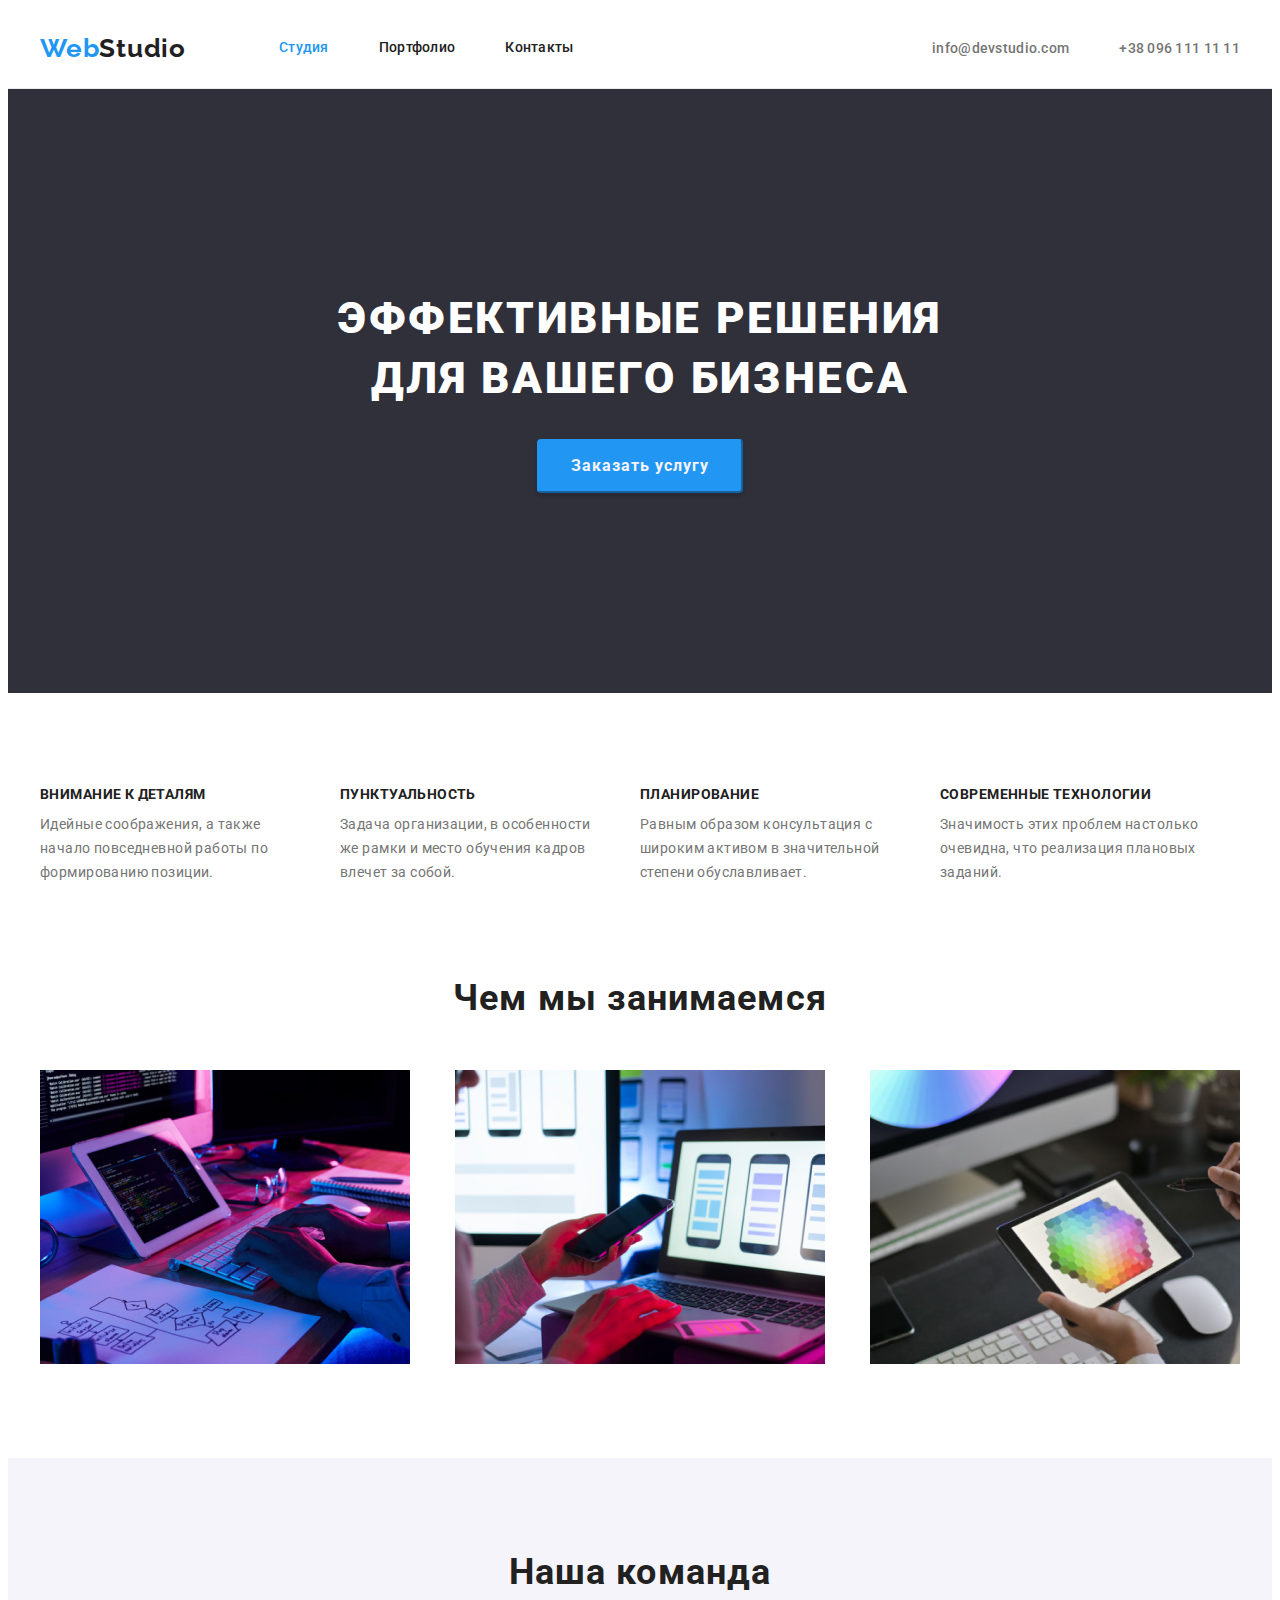
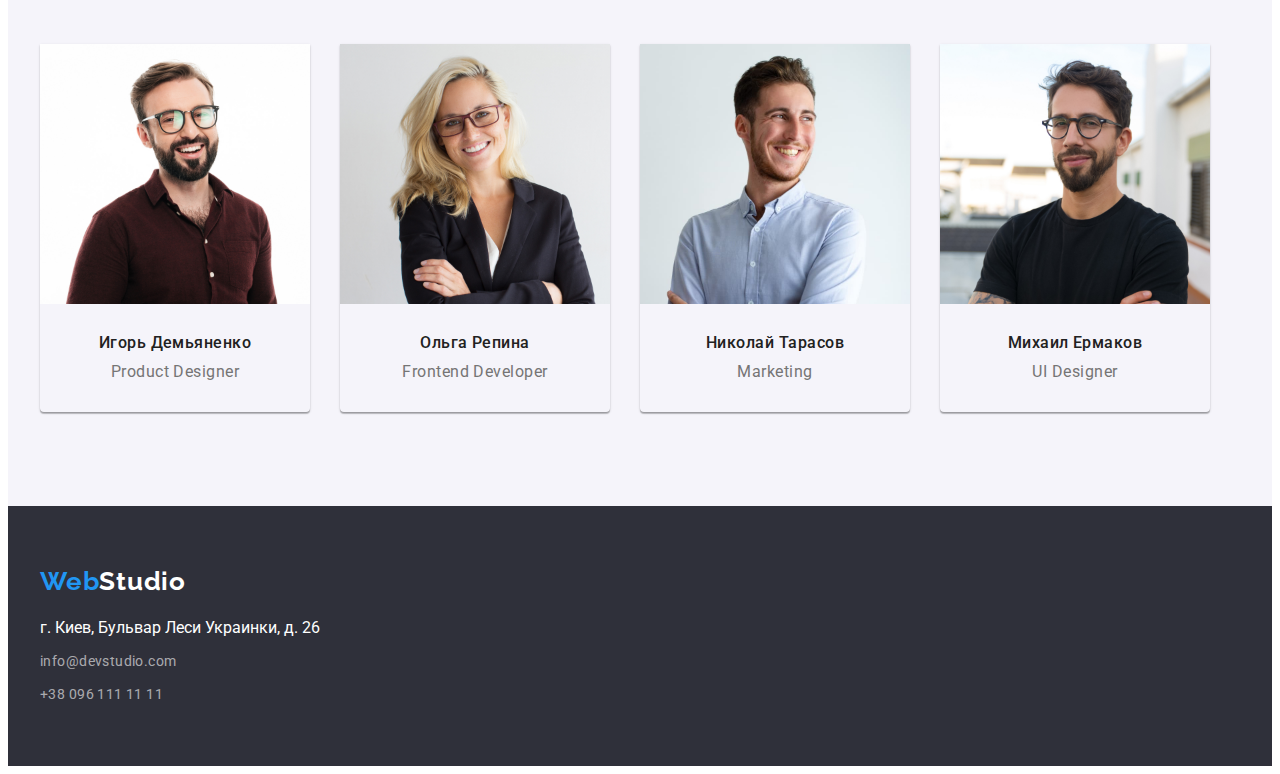
<file: index.html>
<!DOCTYPE html>
<html lang="ru">
  <head>
    <meta charset="UTF-8" />
    <meta http-equiv="X-UA-Compatible" content="IE=edge" />
    <meta name="viewport" content="width=device-width, initial-scale=1.0" />
    <title>Document</title>
    <link
      href="https://fonts.googleapis.com/css2?family=Raleway:wght@700&family=Roboto:wght@400;500;700;900&display=swap"
      rel="stylesheet"
    />
    <link rel="stylesheet" href="./css/styles.css" />
    <link
      rel="stylesheet"
      href="https://cdnjs.cloudflare.com/ajax/libs/modern-normalize/1.1.0/modern-normalize.min.css"
      integrity="sha512-wpPYUAdjBVSE4KJnH1VR1HeZfpl1ub8YT/NKx4PuQ5NmX2tKuGu6U/JRp5y+Y8XG2tV+wKQpNHVUX03MfMFn9Q=="
      crossorigin="anonymous"
      referrerpolicy="no-referrer"
    />
  </head>
  <body>
    <header class="header">
      <div class="container header-container">
        <a class="logo link" href="" lang="en"
          >Web<span class="logo-accent">Studio</span></a
        >
        <nav>
          <ul class="site-nav list">
            <li class="item">
              <a href="./index.html" class="link-current">Студия</a>
            </li>
            <li class="item">
              <a href="./portfolio.html" class="link">Портфолио</a>
            </li>
            <li class="item"><a href="" class="link">Контакты</a></li>
          </ul>
        </nav>
        <ul class="contact-nav list">
          <li>
            <a href="mailto:info@devstudio.com" class="link"
              >info@devstudio.com</a
            >
          </li>
          <li>
            <a href="tel:+380961111111" class="link">+38 096 111 11 11</a>
          </li>
        </ul>
      </div>
    </header>
    <main>
      <section class="hero section-hero">
        <div class="container">
          <h1 class="hero-title">Эффективные решения для вашего бизнеса</h1>
          <button type="button" class="primary-button">Заказать услугу</button>
        </div>
      </section>

      <section class="section title">
        <div class="container about-container">
          <ul class="list about-list">
            <li class="text-li">
              <h3 class="task">Внимание к деталям</h3>
              <p class="task-description">
                Идейные соображения, а также начало повседневной работы по
                формированию позиции.
              </p>
            </li>
            <li class="text-li">
              <h3 class="task">Пунктуальность</h3>
              <p class="task-description">
                Задача организации, в особенности же рамки и место обучения
                кадров влечет за собой.
              </p>
            </li>
            <li class="text-li">
              <h3 class="task">Планирование</h3>
              <p class="task-description">
                Равным образом консультация с широким активом в значительной
                степени обуславливает.
              </p>
            </li>
            <li class="text-li">
              <h3 class="task">Современные технологии</h3>
              <p class="task-description">
                Значимость этих проблем настолько очевидна, что реализация
                плановых заданий.
              </p>
            </li>
          </ul>
        </div>
      </section>

      <section class="section section-grey">
        <div class="container examples-container">
          <h2 class="section-title-examples">Чем мы занимаемся</h2>
          <ul class="list examples-list">
            <li>
              <img
                src="./images/img.jpg"
                class="picture-img"
                alt="Десктопные приложения"
                width="370"
              />
            </li>
            <li>
              <img
                src="./images/img(1).jpg"
                class="picture-img"
                alt="Мобильные приложения"
                width="370"
              />
            </li>
            <li>
              <img
                src="./images/img(2).jpg"
                class="picture-img"
                alt="Дизайнерские решения"
                width="370"
              />
            </li>
          </ul>
        </div>
      </section>

      <section class="section section-team">
        <div class="container team-container">
          <h2 class="section-title-team">Наша команда</h2>
          <ul class="features-list list">
            <li class="team-icon">
              <img src="./images/igor.jpg" class="foto" alt="" width="270" />
              <div class="div-team">
                <h3 class="title-name">Игорь Демьяненко</h3>
                <p class="job-title">Product Designer</p>
              </div>
            </li>
            <li class="team-icon">
              <img src="./images/olga.jpg" class="foto" alt="" width="270" />
              <div class="div-team">
                <h3 class="title-name">Ольга Репина</h3>
                <p class="job-title">Frontend Developer</p>
              </div>
            </li>
            <li class="team-icon">
              <img src="./images/nick.jpg" class="foto" alt="" width="270" />
              <div class="div-team">
                <h3 class="title-name">Николай Тарасов</h3>
                <p class="job-title">Marketing</p>
              </div>
            </li>
            <li class="team-icon">
              <img src="./images/mick.jpg" class="foto" alt="" width="270" />
              <div class="div-team">
                <h3 class="title-name">Михаил Ермаков</h3>
                <p class="job-title">UI Designer</p>
              </div>
            </li>
          </ul>
        </div>
      </section>
    </main>

    <footer class="hero works">
      <div class="container">
        <a class="logo link logo-footer" href="" lang="en"
          >Web<span class="logo-accentfooter">Studio</span></a
        >
        <address class="address">
          <ul class="footer-contact list">
            <li class="futer-li">
              <a
                href="https://goo.gl/maps/piqngm7oDQpEDh6u6"
                target="_blank"
                rel="noopener nofollow noreferrer"
                class="map"
              ></a>
              г. Киев, Бульвар Леси Украинки, д. 26
            </li>

            <li class="futer-li">
              <a href="mailto:info@devstudio.com" class="link"
                >info@devstudio.com</a
              >
            </li>
            <li class="futer-li">
              <a href="tel:+380961111111" class="link">+38 096 111 11 11</a>
            </li>
          </ul>
        </address>
      </div>
    </footer>
  </body>
</html>
</file>
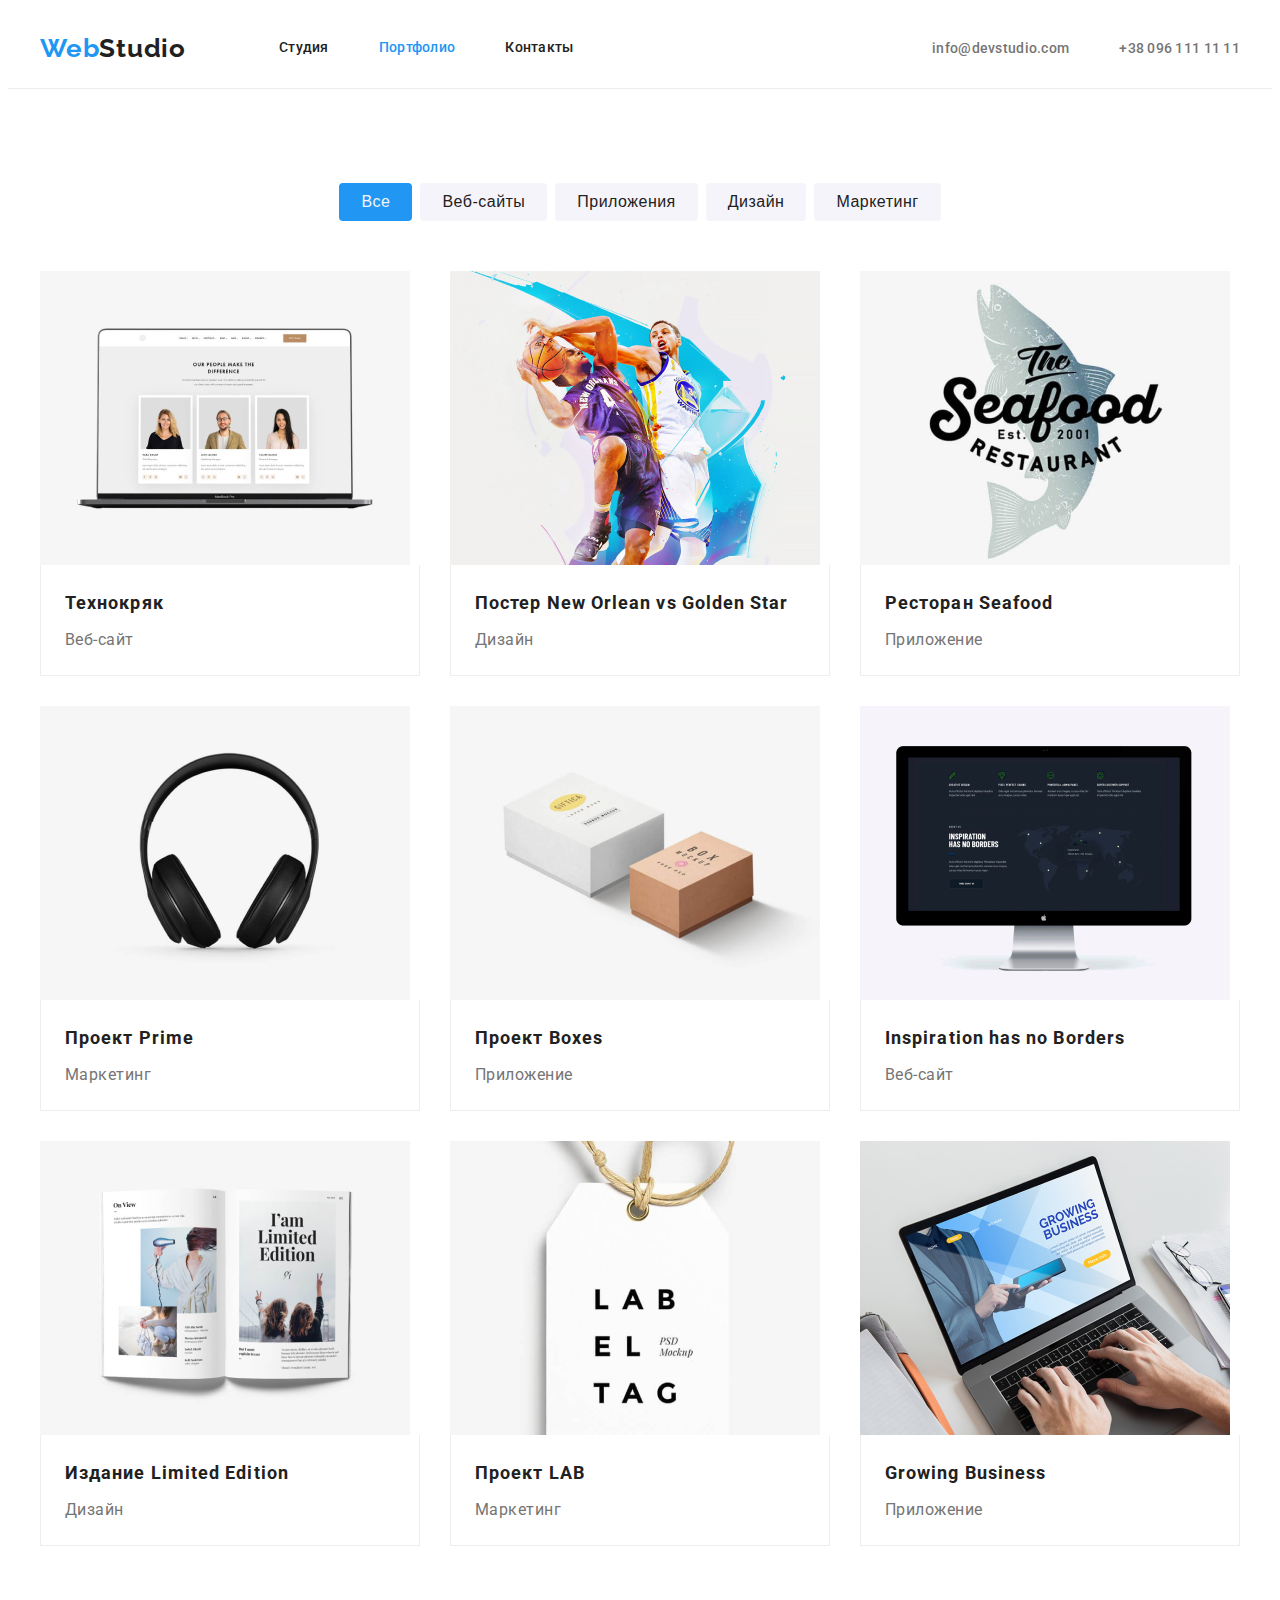
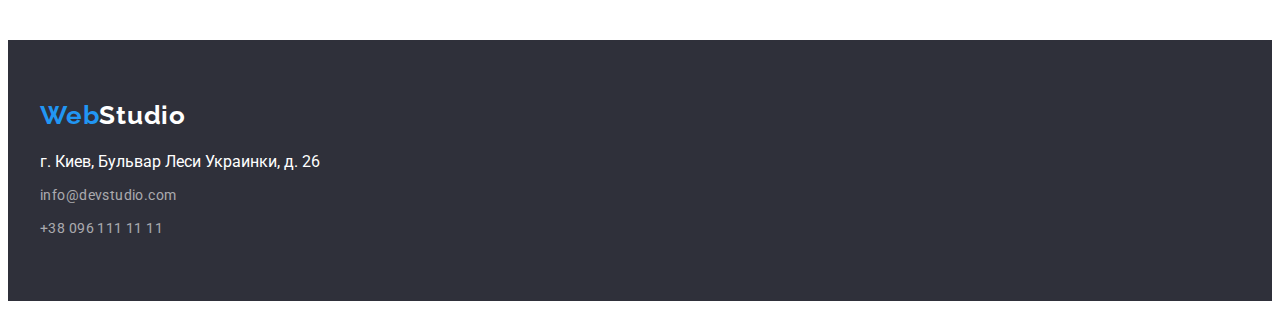
<file: portfolio.html>
<!DOCTYPE html>
<html lang="ru">
  <head>
    <meta charset="UTF-8" />
    <meta http-equiv="X-UA-Compatible" content="IE=edge" />
    <meta name="viewport" content="width=device-width, initial-scale=1.0" />
    <title>Document</title>
    <link
      href="https://fonts.googleapis.com/css2?family=Raleway:wght@700&family=Roboto:wght@400;500;700;900&display=swap"
      rel="stylesheet"
    />
    <link rel="stylesheet" href="./css/styles.css" />
    <link
      rel="stylesheet"
      href="https://cdnjs.cloudflare.com/ajax/libs/modern-normalize/1.1.0/modern-normalize.min.css"
      integrity="sha512-wpPYUAdjBVSE4KJnH1VR1HeZfpl1ub8YT/NKx4PuQ5NmX2tKuGu6U/JRp5y+Y8XG2tV+wKQpNHVUX03MfMFn9Q=="
      crossorigin="anonymous"
      referrerpolicy="no-referrer"
    />
  </head>
  <body>
    <header class="header">
      <div class="container header-container">
        <a class="logo link" href="" lang="en"
          >Web<span class="logo-accent">Studio</span></a
        >
        <nav>
          <ul class="site-nav list">
            <li class="item"><a href="./index.html" class="link">Студия</a></li>
            <li class="item">
              <a href="./portfolio.html" class="link-current">Портфолио</a>
            </li>
            <li class="item"><a href="" class="link">Контакты</a></li>
          </ul>
        </nav>
        <ul class="contact-nav list">
          <li>
            <a href="mailto:info@devstudio.com" class="link"
              >info@devstudio.com</a
            >
          </li>
          <li>
            <a href="tel:+380961111111" class="link">+38 096 111 11 11</a>
          </li>
        </ul>
      </div>
    </header>

    <main>
      <section class="section">
        <div class="container">
          <ul class="porfolio-btn list">
            <li class="btn-li">
              <button type="button" class="primary-button-portfolio">
                Все
              </button>
            </li>
            <li class="btn-li">
              <button type="button" class="button-prtfl">Веб-сайты</button>
            </li>
            <li class="btn-li">
              <button type="button" class="button-prtfl">Приложения</button>
            </li>
            <li class="btn-li">
              <button type="button" class="button-prtfl">Дизайн</button>
            </li>
            <li class="btn-li">
              <button type="button" class="button-prtfl">Маркетинг</button>
            </li>
          </ul>

          <ul class="work-list list">
            <li class="portfolio-li">
              <a href="">
                <img src="./images/tecknokryak.jpg" alt="" width="370" />
                <div class="div-portfolio">
                  <h3 class="portfolio-title">Технокряк</h3>
                  <p class="prtfl-description">Веб-сайт</p>
                </div>
              </a>
            </li>
            <li class="portfolio-li">
              <a href="">
                <img src="./images/neworlean.jpg" alt="" width="370" />
                <div class="div-portfolio">
                  <h3 class="portfolio-title">
                    Постер New Orlean vs Golden Star
                  </h3>
                  <p class="prtfl-description">Дизайн</p>
                </div>
              </a>
            </li>
            <li class="portfolio-li">
              <a href="">
                <img src="./images/seafood.jpg" alt="" width="370" />
                <div class="div-portfolio">
                  <h3 class="portfolio-title">Ресторан Seafood</h3>
                  <p class="prtfl-description">Приложение</p>
                </div>
              </a>
            </li>
            <li class="portfolio-li">
              <a href="">
                <img src="./images/prime.jpg" alt="" width="370" />
                <div class="div-portfolio">
                  <h3 class="portfolio-title">Проект Prime</h3>
                  <p class="prtfl-description">Маркетинг</p>
                </div>
              </a>
            </li>
            <li class="portfolio-li">
              <a href="">
                <img src="./images/boxes.jpg" alt="" width="370" />
                <div class="div-portfolio">
                  <h3 class="portfolio-title">Проект Boxes</h3>
                  <p class="prtfl-description">Приложение</p>
                </div>
              </a>
            </li>
            <li class="portfolio-li">
              <a href="">
                <img src="./images/noborders.jpg" alt="" width="370" />
                <div class="div-portfolio">
                  <h3 class="portfolio-title">Inspiration has no Borders</h3>
                  <p class="prtfl-description">Веб-сайт</p>
                </div>
              </a>
            </li>
            <li class="portfolio-li">
              <a href="">
                <img src="./images/limitededition.jpg" alt="" width="370" />
                <div class="div-portfolio">
                  <h3 class="portfolio-title">Издание Limited Edition</h3>
                  <p class="prtfl-description">Дизайн</p>
                </div>
              </a>
            </li>
            <li class="portfolio-li">
              <a href="">
                <img src="./images/lab.jpg" alt="" width="370" />
                <div class="div-portfolio">
                  <h3 class="portfolio-title">Проект LAB</h3>
                  <p class="prtfl-description">Маркетинг</p>
                </div>
              </a>
            </li>
            <li class="portfolio-li">
              <a href="">
                <img src="./images/growingbussines.jpg" alt="" width="370" />
                <div class="div-portfolio">
                  <h3 class="portfolio-title">Growing Business</h3>
                  <p class="prtfl-description">Приложение</p>
                </div>
              </a>
            </li>
          </ul>
        </div>
      </section>
    </main>
    <footer class="hero works">
      <div class="container">
        <a class="logo link logo-footer" href="" lang="en"
          >Web<span class="logo-accentfooter">Studio</span></a
        >
        <address class="address">
          <ul class="footer-contact list">
            <li class="futer-li">
              <a
                href="https://goo.gl/maps/piqngm7oDQpEDh6u6"
                target="_blank"
                rel="noopener nofollow noreferrer"
                class="map"
              ></a>
              г. Киев, Бульвар Леси Украинки, д. 26
            </li>

            <li class="futer-li">
              <a href="mailto:info@devstudio.com" class="link"
                >info@devstudio.com</a
              >
            </li>
            <li class="futer-li">
              <a href="tel:+380961111111" class="link">+38 096 111 11 11</a>
            </li>
          </ul>
        </address>
      </div>
    </footer>
  </body>
</html>
</file>
<file: css/styles.css>
:root{
    --primary-text-color: #757575;
    --title-text-color:#212121;
    --accent-color:#2196F3;
}

/* Цвет основного текста : #212121 */

/* Вторичный цвет текста: #757575 */

/* Белый цвет :#FFFFFF */

/* Акцент: #2196F3*/

html {
  box-sizing: border-box;
}

body {
    color:var(--title-text-color);

    font-family: Roboto, sans-serif;
}



.header {
  background-color: #FFFFFF;
  border-bottom: 1px solid #ECECEC;
}

.header a {
  text-decoration: none;
}
/*
.section {
  padding-top: 94px;
  padding-bottom: 94px;
}*/

.list{
    list-style: none;
    
      margin: 0;
      padding: 0;
    
    
  }


/* base styles */

.container{
  width: 1200px;
  margin-left: auto;
  margin-right: auto;
  padding-left: 15px;
  padding-right: 15px;

 /* outline: 2px solid red;
  outline-offset: -2px;*/
}

h1,
h2,
h3,
h4,
h5,
h6,
p,
ul {
  margin-top:0;
  margin-bottom: 0;
}

.header-container{
  display: flex;
  align-items: center;
 
}


.site-nav{
  display: flex;
  }

.site-nav .item +.item {
  margin-left: 50px;
}



.contact-nav{
  display: flex;
  gap: 50px;
  
}

.section {
  padding-top: 94px;
  padding-bottom: 94px;
}



.logo {
    color: var(--accent-color);
    font-family: 'Raleway',sans-serif;
    
    font-weight: 700;
    font-size: 26px;
    line-height: 1.19;
    letter-spacing: 0.03em;
    text-decoration: none;
    margin-right: 93px;
    }
    
.logo-accent {
    color: var(--title-text-color);
    font-family: 'Raleway',sans-serif;
    font-weight: 700;
    font-size: 26px;
    line-height: 1.19;
    letter-spacing: 0.03em;
    }

 
    /* Site-nav */
    .site-nav a{
      color: var(--title-text-color);
        
        font-weight: 500;
        font-size: 14px;
        line-height: 1.14;
        letter-spacing: 0.02em;
        text-decoration: none;

        display: block;
        padding-top: 32px;
        padding-bottom: 32px;
        }

    .link:hover,
    .link:focus {
      color: var(--accent-color);
    }

   .site-nav .link-current{
        color:var(--accent-color);
        
    }



    .contact-nav{
      margin-left: auto;
    }

    
    .contact-nav a{
        color: var(--primary-text-color);
       
        font-weight: 500;
        font-size: 14px;
        line-height: 1.14;
        letter-spacing: 0.02em;
        text-decoration: none;
    }
    .contact-nav .link-current{
      color:var(--accent-color);
    }

    .hero{
      background-color:#2F303A;
    }

    .section-hero {
      padding-top: 200px;
      padding-bottom: 200px;
      background-color: #2f303a;
      align-items: center;
      text-align: center;
      align-items: center;
  }

  .hero-title {
    width: 696px;
    margin: auto;
    margin-bottom: 30px;

    color: #FFFFFF;
    font-weight: 900;
    font-size: 44px;
    line-height: 1.36;
    letter-spacing: 0.06em;
    text-transform: uppercase;
}

    /*Button STUDIO*/
    .primary-button
    {color:#F5F4FA;
    background-color:var(--accent-color);  
    border-color: var(--accent-color);

    font-weight: 700;
    font-size: 16px;
    line-height: 1.88;
    box-shadow: 0px 4px 4px rgba(0, 0, 0, 0.15);

    min-width: 73px;
    min-height: 30px;
    padding: 10px 32px;
    border-radius: 4px;
    font-family: inherit;
    letter-spacing: 0.06em;

    margin-bottom: 0;
    cursor: pointer;
   
    text-align: center;
  }

  .primary-button:hover,
  .primary-button:focus {
     color: #FFFFFF;
    background-color: #188ce8;
    border-color: var(--accent-color);
  }

  button:hover,
  button:focus{color: #FFFFFF;
    background-color: #188ce8;
    
   }

 
    .task{
        color:var(--title-text-color);
        
        font-weight: 700;
        font-size: 14px;
        line-height: 1.14;
        letter-spacing: 0.03em;
        text-transform: uppercase;
        margin-bottom: 10px;
        text-transform: uppercase;
    }

    .about-container{
      display: flex;
}

.text-li{
  width: 270px;
}
    .about-list {
      display: flex;
      gap: 30px;
      
    }
    

    
    
    .task-description{color: var(--primary-text-color);

        font-weight: 400;
        font-size: 14px;
        line-height: 1.71;
    /* or 171% */
        letter-spacing: 0.03em;
       
       margin-bottom: 0;
        }

    .address{color: #FFFFFF;
    }

     .section-title-examples{
      color:var(--title-text-color);
   
      font-weight: 700;
      font-size: 36px;
      line-height: 1.16;
      text-align: center;
      letter-spacing: 0.03em;

      margin-bottom: 50px;

     }

     .section-grey{
      padding-top: 0;
      }

      .examples-list{
        display: block;
        display: flex;
        justify-content: space-between;
        margin-bottom: 0;
      }

      .picture-img{
        display: block;
    }

    /*TEAM*/

     .features-list{
      display: flex;
     }
     .features-list .team-icon+.team-icon {
      margin-left: 30px;
  }

  .section-title-team {
    margin-bottom: 50px;
}

.team-icon {

  background: var(--background-color);
  box-shadow: 0px 1px 3px rgba(0, 0, 0, 0.12), 0px 1px 1px rgba(0, 0, 0, 0.14), 0px 2px 1px rgba(0, 0, 0, 0.2);
  border-radius: 0px 0px 4px 4px;
}





     
     .section-team {
      background-color:#F5F4FA;
     }

     .section-title-team{
      color: var(--title-text-color);
    
      font-weight: 700;
      font-size: 36px;
      line-height: 1.16;
      text-align: center;
      letter-spacing: 0.03em;
     }

     .title-name{
      color:var(--title-text-color);
      font-weight: 500;
      font-size: 16px;
      line-height: 1.18;
/* identical to box height */

      text-align: center;
      letter-spacing: 0.03em;
      margin-bottom: 10px;
    
   
    
     }

     .job-title{
      color: var(--primary-text-color);
      font-weight: 400;
      font-size: 16px;
      line-height: 1.18;
/* identical to box height */

      text-align: center;
      letter-spacing: 0.03em;

      
     }

     img{
      display: block;
     }

     .div-team{
      padding-top: 30px;
      padding-bottom: 30px;
     }

     /*FOOTER*/


     .works{
      padding-top: 60px;
    padding-bottom: 60px;
     }
     .logo-footer {
      color: var(--accent-color);
      font-family: 'Raleway',sans-serif;
      
      font-weight: 700;
      font-size: 26px;
      line-height: 1.19;
      letter-spacing: 0.03em;

      display: block;
      text-decoration: none;
     margin-bottom: 20px; 

      }
      
  .logo-accentfooter {
      color: #FFFFFF;
      font-family: 'Raleway',sans-serif;
      font-weight: 700;
      font-size: 26px;
      line-height: 1.19;
      letter-spacing: 0.03em;
      }

      .footer-contact a{
        color: rgba(255, 255, 255, 0.6);
      
        font-weight: 400;
        font-size: 14px;
        line-height: 1.71;
/* or 171% */

        letter-spacing: 0.03em;
        text-decoration: none;


      }

      .address{
        font-style: normal;
        text-decoration: none;
        font-style: normal;
      }

      .footer-contact .futer-li+.futer-li {

        margin-top: 9px;
    }

    /* PORTFOLIO*/
    

    .porfolio-btn {
      display: flex;
      justify-content: center;

      margin-top: 0;
      margin-bottom: 50px;
     }


     .porfolio-btn button {
      padding: 6px 22px;
  
      border-radius: 4px;
      min-width: 73px;
      text-align: center;
      border: none;
      cursor: pointer;
  }
  .primary-button-portfolio
    {color:#F5F4FA;
    background-color:var(--accent-color);  
    font-weight: 500;
    font-size: 16px;
    line-height: 1.62;
/* identical to box height, or 162% */
    text-align: center;
    letter-spacing: 0.03em;
  
  }

  .porfolio-btn .btn-li+.btn-li {
    margin-left: 8px;
   }


  .button-prtfl{
    color:var(--title-text-color);
    background-color:#F5F4FA;
    font-weight: 500;
    font-size: 16px;
    line-height: 1.62;
/* identical to box height, or 162% */
    text-align: center;
    letter-spacing: 0.03em;
   
  }

  .work-list {
    display: flex;
    flex-wrap: wrap;
    
}
.work-list a {
    text-decoration: none;
}

.work-list li {
    margin-bottom: 30px;
    margin-right: 30px;
}

.portfolio-li:nth-child(3n) {
  margin-right: 0;
}

.portfolio-li:nth-last-child(-n+3) {
  margin-bottom: 0;
}


  .portfolio-title{
    color: var(--title-text-color);
    font-weight: 700;
    font-size: 18px;
    line-height:2;
/* identical to box height, or 200% */
    letter-spacing: 0.06em;
    text-decoration: none;

   
    margin-bottom: 4px;
  }

  .prtfl-description{
    color: var(--primary-text-color);
    font-weight: 400;
    font-size: 16px;
    line-height: 1.88;
/* identical to box height, or 188% */
    letter-spacing: 0.03em;

   
    
  }

 a{
  text-decoration: none;
 }
 
 .div-portfolio{
  padding-top: 20px;
  padding-right: 24px;
  padding-bottom: 20px;
  padding-left: 24px;
  border-right: 1px solid #EEEEEE;
  border-bottom: 1px solid #EEEEEE;
  border-left: 1px solid #EEEEEE;

  overflow: hidden;
  white-space: nowrap;
    
    
 }

 .work-list .portfolio-li{
  background-color: #FFFFFF;
  width: calc((100% - 60px) / 3);
}
</file>
